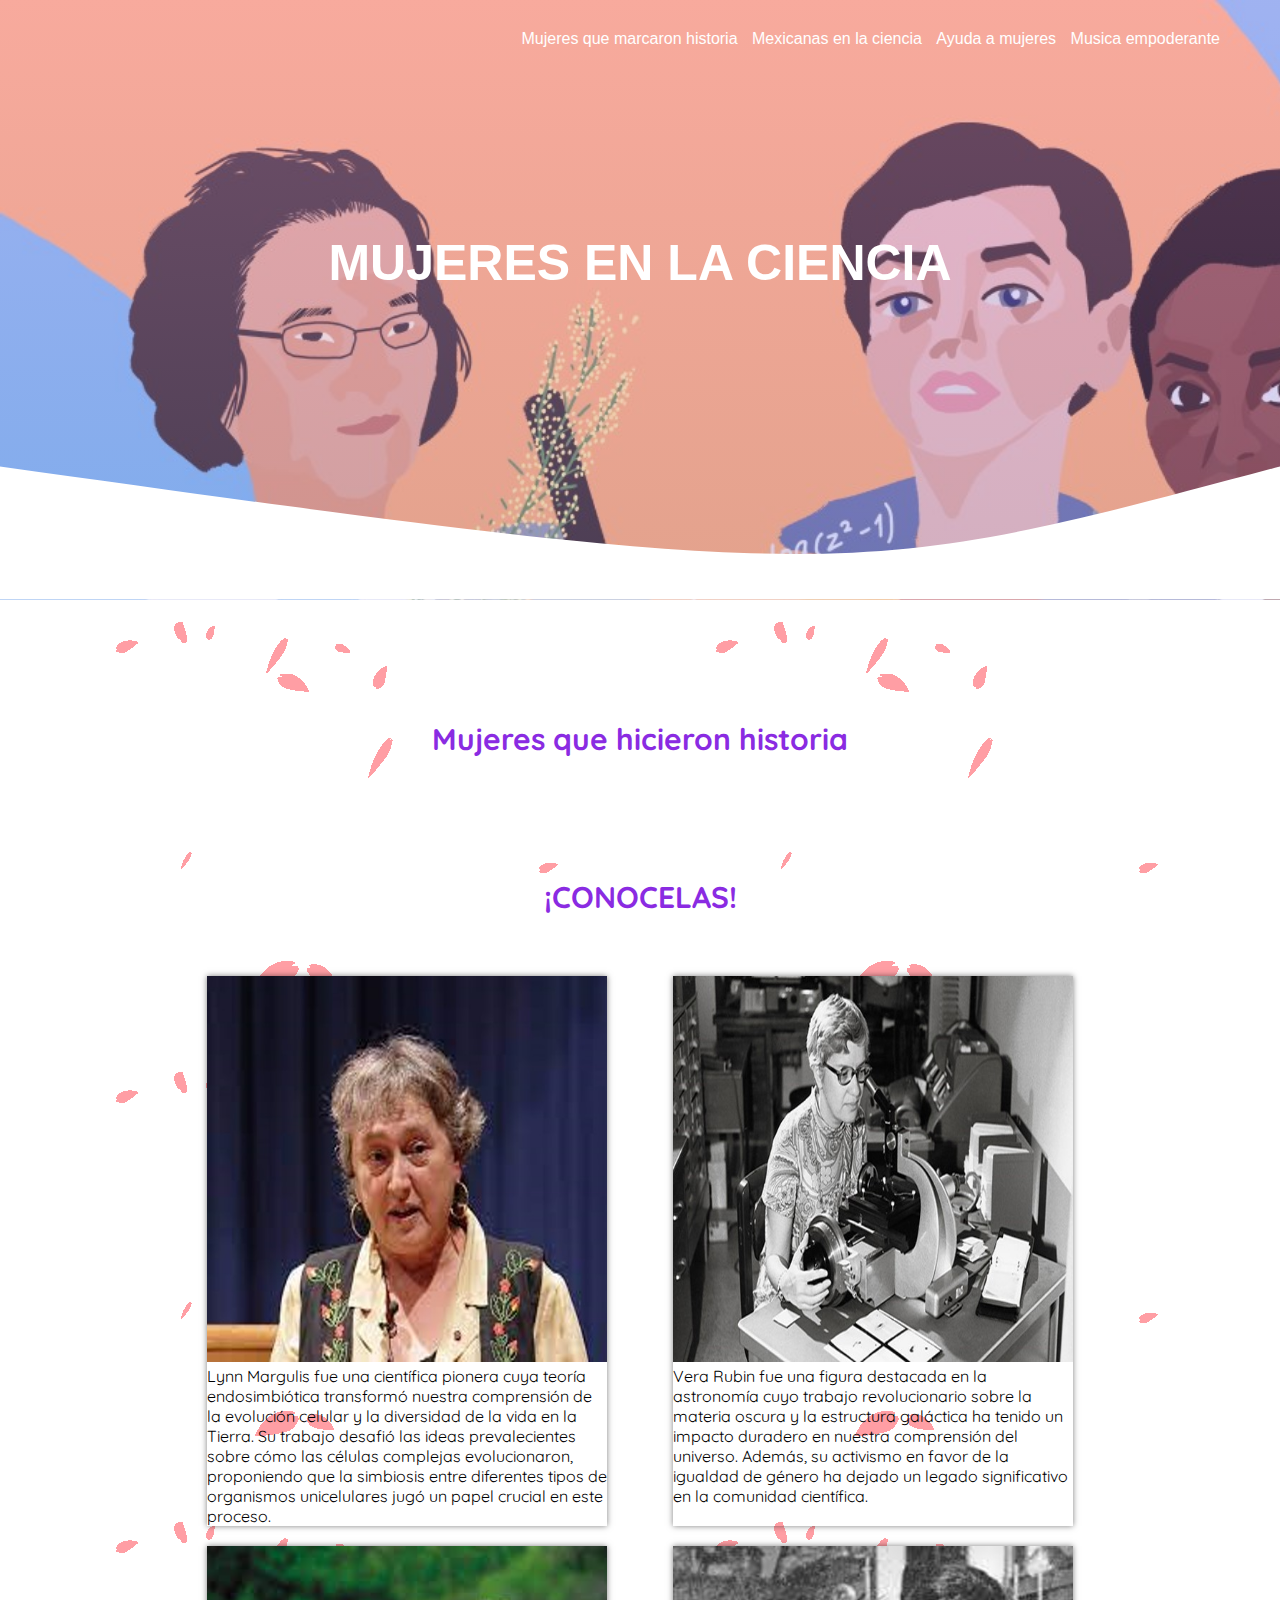
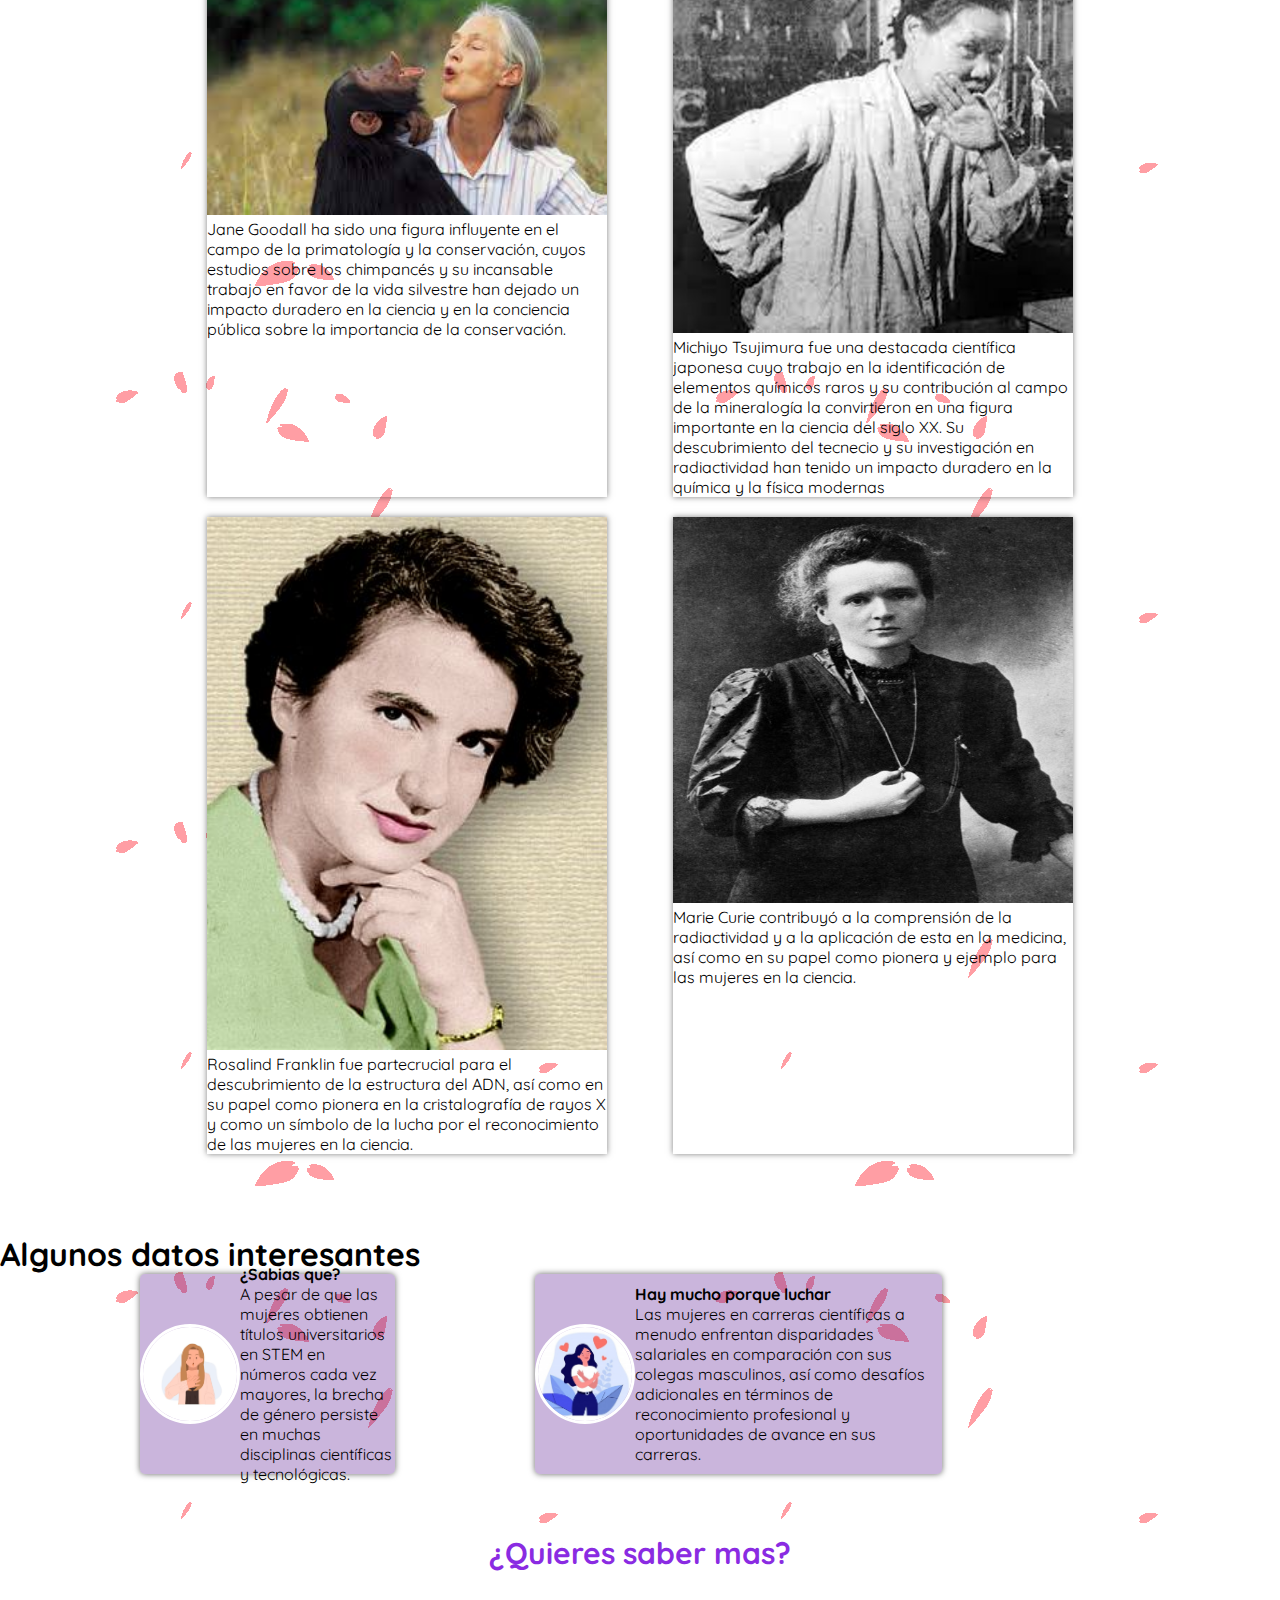
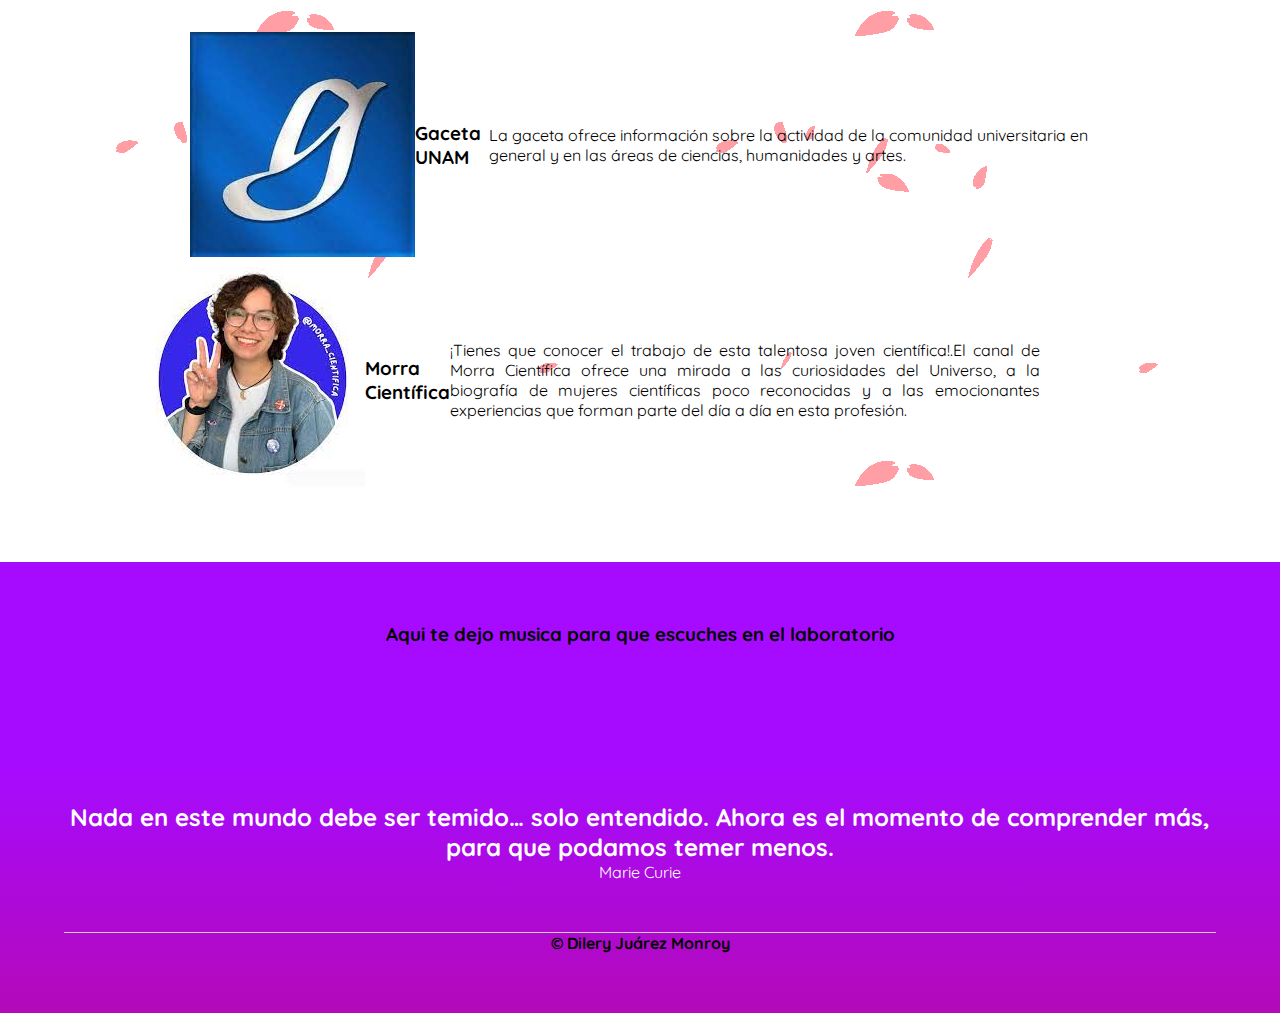
<file: index.html>
<!DOCTYPE html>
<html lang="es">

<head>
    <meta charset="UTF-8">
    <meta name="viewport" content="width=device-width, initial-scale=1.0">
    <title>Mujeres en la ciencia</title>
    <link rel="shortcut icon" href="imagenes/icono adn.png" type="image/x-icon">

    <link rel="preconnect" href="https://fonts.googleapis.com">
    <link rel="preconnect" href="https://fonts.gstatic.com" crossorigin>
    <link href="https://fonts.googleapis.com/css2?family=Quicksand:wght@300..700&display=swap" rel="stylesheet">
    <link rel="stylesheet" href="css/estilos.css">

</head>

<body>

    <header>
        <nav>
            <a href="index.HTML">Mujeres que marcaron historia</a>
            <a href="pagina2.html" target="_blank">Mexicanas en la ciencia</a>
            <a href="https://www.instagram.com/purpura_one/?hl=es" target="_blank">Ayuda a mujeres</a>
            <a href="https://open.spotify.com/playlist/0fBciu86soAjsO69EofXNm?si=ee0a30710d284fea"
                target="_blank">Musica empoderante</a>



        </nav>
        <section class="textos-header">
            <h1>MUJERES EN LA CIENCIA </h1>
        </section>
        <div class="wave" style="height: 200px; overflow: hidden;"><svg viewBox="0 0 500 150" preserveAspectRatio="none"
                style="height: 100%; width: 100%;">
                <path d="M-0.00,49.85 C332.61,139.27 333.18,135.33 500.00,49.85 L500.00,149.60 L-0.00,149.60 Z"
                    style="stroke: none; fill: rgb(255, 255, 255);"></path>
            </svg></div>
    </header>
    <main>
        <section class="contenedor sobre ellas"></section>
        <h2 class="titulo">Mujeres que hicieron historia</h2>
        </div>
        </section>
        <section class="CONOCELAS">
            <div class="contenedor">
                <h2 class="titulo">¡CONOCELAS!</h2>
                <div class="galeria-port">
                    <div class="imagen-port">
                        <img src="imagenes/margulis.jpg" alt="">
                        <p>Lynn Margulis fue una científica pionera cuya teoría endosimbiótica transformó nuestra
                            comprensión de la evolución celular y la diversidad de la vida en la Tierra. Su trabajo
                            desafió las ideas prevalecientes sobre cómo las células complejas evolucionaron, proponiendo
                            que la simbiosis entre diferentes tipos de organismos unicelulares jugó un papel crucial en
                            este proceso.</p>
                    </div>
                    <div class="imagen-port">
                        <img src="imagenes/vera rubin.jpg" alt="">
                        <p>Vera Rubin fue una figura destacada en la astronomía cuyo trabajo revolucionario sobre la
                            materia oscura y la estructura galáctica ha tenido un impacto duradero en nuestra
                            comprensión del universo. Además, su activismo en favor de la igualdad de género ha dejado
                            un legado significativo en la comunidad científica.</p>
                    </div>
                    <div class="imagen-port">
                        <img src="imagenes/jane.jpg" alt="">
                        <p>Jane Goodall ha sido una figura influyente en el campo de la primatología y la
                            conservación, cuyos estudios sobre los chimpancés y su incansable trabajo en favor de la
                            vida silvestre han dejado un impacto duradero en la ciencia y en la conciencia pública
                            sobre la importancia de la conservación.</p>
                    </div>
                    <div class="imagen-port">
                        <img src="imagenes/michiyo.jpg" alt="">
                        <p>Michiyo Tsujimura fue una destacada científica japonesa cuyo trabajo en la
                            identificación de elementos químicos raros y su contribución al campo de la
                            mineralogía la convirtieron en una figura importante en la ciencia del siglo XX.
                            Su descubrimiento del tecnecio y su investigación en radiactividad han tenido un
                            impacto duradero en la química y la física modernas</p>
                    </div>
                    <div class="imagen-port">
                        <img src="imagenes/rosalind.jpg" alt="">
                        <p>Rosalind Franklin fue partecrucial para el descubrimiento de la estructura del ADN, así como
                            en su papel como pionera en la cristalografía de rayos X y como un símbolo de la lucha por
                            el reconocimiento de las mujeres en la ciencia.</p>
                    </div>
                    <div class="imagen-port">
                        <img src="imagenes/maerie curie.jpg" alt="">
                        <p>Marie Curie contribuyó a la comprensión de la radiactividad y a la aplicación de esta en la
                            medicina, así como en su papel como pionera y ejemplo para las mujeres en la ciencia.</p>
                    </div>
                </div>
            </div>
            </div>




        </section>
        <section class="Datos curiosos">
            <h1>Algunos datos interesantes</h1>
            <div class="cards">
                <div class="card">
                    <img src="imagenes/dato curioso.png" alt="">
                    <div class="contenido-texto-card">
                        <h4>¿Sabias que?</h4>
                        <p>A pesar de que las mujeres obtienen títulos universitarios en STEM en números cada vez
                            mayores, la brecha de género persiste en muchas disciplinas científicas y tecnológicas.</p>
                    </div>
                </div>
                <div class="Datos curiosos">
                    <div class="cards">
                        <div class="card">
                            <img src="imagenes/feliz.jpg" alt="">
                            <div class="contenido-texto-card">
                                <h4>Hay mucho porque luchar</h4>
                                <p> Las mujeres en carreras científicas a menudo enfrentan disparidades salariales en
                                    comparación con sus colegas masculinos, así como desafíos adicionales en términos de
                                    reconocimiento profesional y oportunidades de avance en sus carreras.</p>
                            </div>
                        </div>
                    </div>

        </section>
        <section class="Sigue informandote"></section>
        <div class="contenedor">
            <h2 class="titulo"> ¿Quieres saber mas?</h2>
            <div class="servicio-cont">
                <img src="./imagenes/gaseta.jpg" alt="">
                <h3> Gaceta UNAM</h3>
                <P>La gaceta ofrece información sobre la actividad de la comunidad universitaria en general y en las
                    áreas de ciencias, humanidades y artes.</P>
            </div>
            <div class="servicio-cont2">
                <img src="./imagenes/morra.jpg" alt="">
                <h3> Morra Científica</h3>
                <P>¡Tienes que conocer el trabajo de esta talentosa joven científica!.El canal de Morra Científica
                    ofrece una mirada a las curiosidades del Universo, a la biografía de mujeres científicas poco
                    reconocidas y a las emocionantes experiencias que forman parte del día a día en esta profesión.</P>
            </div>
        </div>


    </main>
    <footer>
        <h3>Aqui te dejo musica para que escuches en el laboratorio</h3> <iframe style="border-radius:12px"
            src="https://open.spotify.com/embed/playlist/1ABdHC6YatyrAoS0nqdd4G?utm_source=generator" width="100%"
            height="152" frameBorder="0" allowfullscreen=""
            allow="autoplay; clipboard-write; encrypted-media; fullscreen; picture-in-picture" loading="lazy"></iframe>
        <div class="contenedor-footer">
            <div class="content-foo">
                <h2>Nada en este mundo debe ser temido… solo entendido. Ahora es el momento de comprender más, para que
                    podamos temer menos.</h2>
                <p>Marie Curie</p>
            </div>

        </div>
        <h4 class="Titulo final">&copy; Dilery Juárez Monroy </h4>
    </footer>




</body>

</html>
</file>
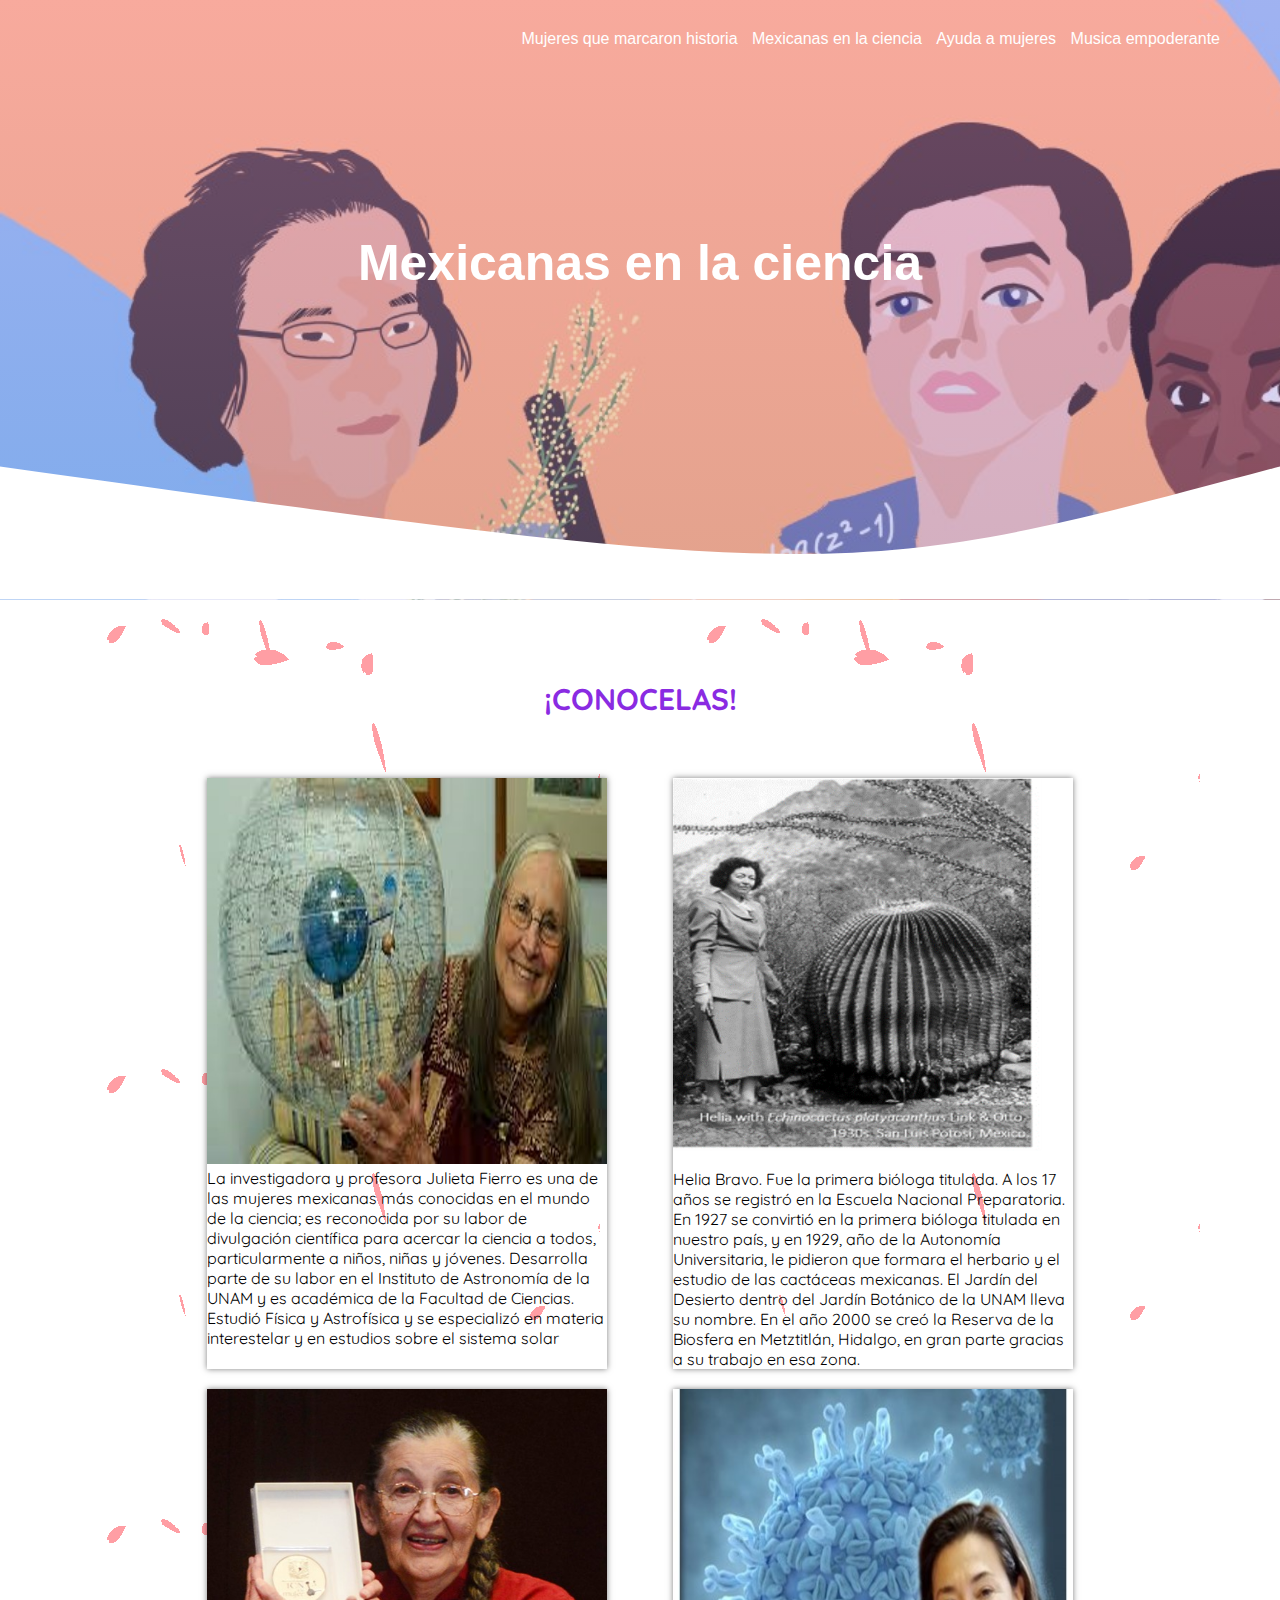
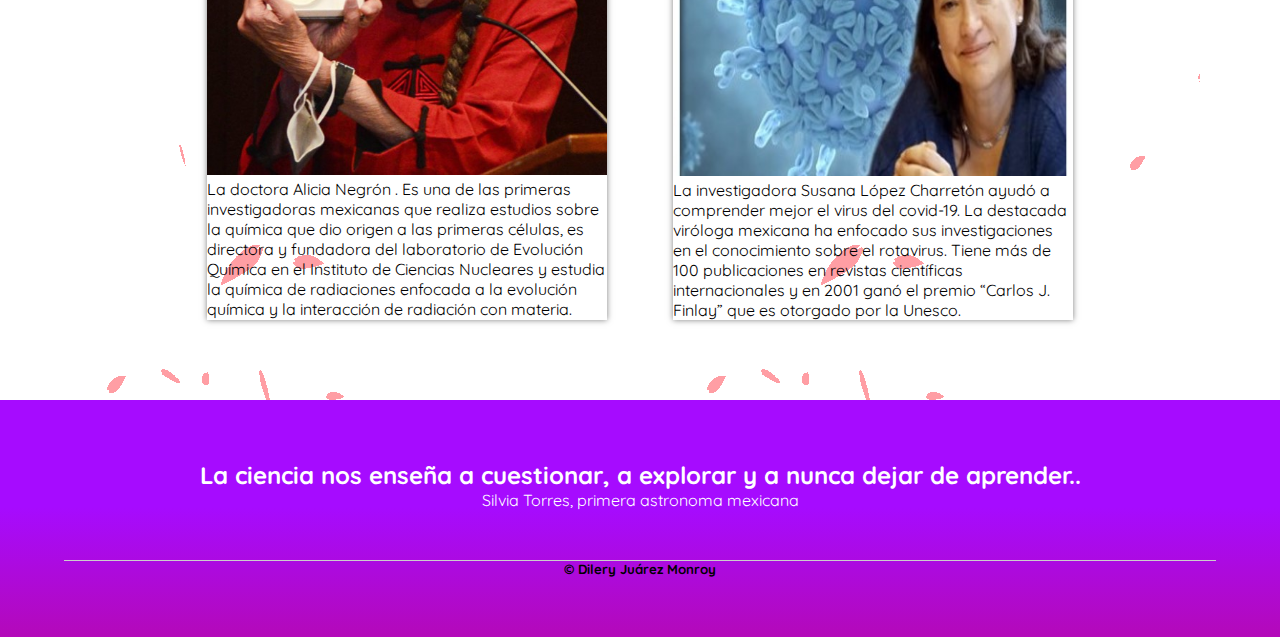
<file: pagina2.html>
<!DOCTYPE html>
<html lang="es">

<head>
    <meta charset="UTF-8">
    <meta name="viewport" content="width=device-width, initial-scale=1.0">
    <title>Mexicanas en la ciencia</title>
    <link rel="shortcut icon" href="imagenes/icono adn.png" type="image/x-icon">

    <link rel="preconnect" href="https://fonts.googleapis.com">
    <link rel="preconnect" href="https://fonts.gstatic.com" crossorigin>
    <link href="https://fonts.googleapis.com/css2?family=Quicksand:wght@300..700&display=swap" rel="stylesheet">
    <link rel="stylesheet" href="css/estilos.css">

</head>

<body>

    <header>
        <nav>
            <a href="index.HTML">Mujeres que marcaron historia</a>
            <a href="pagina2.html" target="_blank">Mexicanas en la ciencia</a>
            <a href="https://www.instagram.com/purpura_one/?hl=es" target="_blank">Ayuda a mujeres</a>
            <a href="https://open.spotify.com/playlist/0fBciu86soAjsO69EofXNm?si=ee0a30710d284fea"
                target="_blank">Musica empoderante</a>



        </nav>
        <section class="textos-header">
            <h1>Mexicanas en la ciencia </h1>
        </section>
        <div class="wave" style="height: 200px; overflow: hidden;"><svg viewBox="0 0 500 150" preserveAspectRatio="none"
                style="height: 100%; width: 100%;">
                <path d="M-0.00,49.85 C332.61,139.27 333.18,135.33 500.00,49.85 L500.00,149.60 L-0.00,149.60 Z"
                    style="stroke: none; fill: rgb(255, 255, 255);"></path>
            </svg></div>
    </header>
    <div class="imagen-port">
        <main>
    </div>
    </section>
    <section class="CONOCELAS">
        <div class="contenedor">
            <h2 class="titulo">¡CONOCELAS!</h2>
            <div class="galeria-port">

                <div class="imagen-port">
                    <img src="imagenes/julieta fierro.jpg" alt="">
                    <p>La investigadora y profesora Julieta Fierro es una de las mujeres mexicanas más conocidas en el
                        mundo
                        de la ciencia; es reconocida por su labor de divulgación científica para acercar la ciencia a
                        todos,
                        particularmente a niños, niñas y jóvenes.

                        Desarrolla parte de su labor en el Instituto de Astronomía de la UNAM y es académica de la
                        Facultad
                        de Ciencias. Estudió Física y Astrofísica y se especializó en materia interestelar y en estudios
                        sobre el sistema solar </p>
                </div>
                <div class="imagen-port">
                    <img src="imagenes/helia bravo 2.png" alt="">
                    <p>Helia Bravo. Fue la primera bióloga titulada. A los 17 años se registró en la Escuela Nacional
                        Preparatoria.
                        En
                        1927 se convirtió en la primera bióloga titulada en nuestro país, y en 1929, año de la Autonomía
                        Universitaria, le pidieron que formara el herbario y el estudio de las cactáceas mexicanas. El
                        Jardín del Desierto dentro del Jardín Botánico de la UNAM lleva su nombre. En el año 2000 se
                        creó la
                        Reserva de la Biosfera en Metztitlán, Hidalgo, en gran parte gracias a su trabajo en esa zona.
                    </p>
                </div>
                <div class="imagen-port">
                    <img src="imagenes/alicia negron.jpg" alt="">
                    <p>La doctora Alicia Negrón . Es una de las primeras investigadoras mexicanas que realiza estudios
                        sobre la
                        química que dio origen a las primeras células, es directora y fundadora del laboratorio de
                        Evolución Química
                        en el Instituto de Ciencias Nucleares y estudia la química de radiaciones enfocada a la
                        evolución química y
                        la interacción de radiación con materia.</p>
                </div>
                <div class="imagen-port">
                    <img src="imagenes/et_susanalopez.jpg" alt="">
                    <p>La investigadora Susana López Charretón ayudó a comprender mejor el virus del covid-19. La
                        destacada viróloga
                        mexicana ha enfocado sus investigaciones en el conocimiento sobre el rotavirus. Tiene más de 100
                        publicaciones en revistas científicas internacionales y en 2001 ganó el premio “Carlos J.
                        Finlay” que es
                        otorgado por la Unesco.
                    </p>
                </div>
            </div>
        </div>

        <footer>

            <div class="contenedor-footer">
                <div class="content-foo">
                    <h2>La ciencia nos enseña a cuestionar, a explorar y a nunca dejar de aprender..</h2>
                    <p>Silvia Torres, primera astronoma mexicana</p>
                </div>

            </div>
            <h5 class="Titulo final">&copy; Dilery Juárez Monroy </h5>
        </footer>
</file>
<file: css/estilos.css>
* {
    margin: 0;
    padding: 0;
    box-sizing: border-box;
}

body {
    font-family: "Quicksand", sans-serif;
    font-optical-sizing: auto;
    font-style: normal;
    background-image: url("/imagenes/1.gif");

}

.contenedor {
    padding: 60px 0;
    width: 90%;
    max-width: 1000px;
    margin: auto;
    overflow: hidden;

}

.titulo {
    color: blueviolet;
    font-size: 30px;
    text-align: center;
    margin-bottom: 60px;

}

/* Header */
header {
    width: 100%;
    height: 600px;
    background: #4568DC;
    /* fallback for old browsers */
    background: -webkit-linear-gradient(to bottom, #fcacff4f, #4568dc2c), url(../imagenes/banner.jpg);
    /* Chrome 10-25, Safari 5.1-6 */
    background: linear-gradient(to bottom, #fcacff4f, #4568dc2c), url(../imagenes/banner.jpg);
    /* W3C, IE 10+/ Edge, Firefox 16+, Chrome 26+, Opera 12+, Safari 7+ */
    background-size: cover;
    background-attachment: fixed;
    position: relative;
    font-family: 'Lucida Sans', 'Lucida Sans Regular', 'Lucida Grande', 'Lucida Sans Unicode', Geneva, Verdana, sans-serif
}

nav {
    text-align: right;
    padding: 30px 50px 0 0;
}

nav>a {
    color: #fff;
    font-weight: 300;
    text-decoration: none;
    font-size: 16px;
    margin-right: 10px;
}

nav>a:hover {
    text-decoration: underline;
}

header .textos-header {
    display: flex;
    height: 430px;
    width: 100%;
    align-items: center;
    justify-content: center;
    flex-direction: column;
    text-align: center;

}

.textos-header h1,
.textos-header h2 {
    font-size: 50px;
    color: #ffffff;
    font-family: "Lucida Sans", "Lucida Sans Regular", "Lucida Grande",
        "Lucida Sans Unicode", Geneva, Verdana, sans-serif;
}

.wave {
    position: absolute;
    bottom: 0;
    width: 100%;

}

/* sobre ellas */
.contenedor-sobre-ellas {
    display: flex;
    justify-content: space-evenly;

}

.contenedor-sobre-ellas .contenido-textos {

    width: 48%;

}

.contenido-textos h3 {
    margin-bottom: 15px;
}

.contenido-textos h3 span {
    background: #4d0688;
    color: #fff;
    border-radius: 50%;
    display: inline-block;
    text-align: center;
    width: 10%;
    height: 30px;
    padding: 2px;
    box-shadow: 0 0 6px rgba(0, 0, 0, 0.5);
    margin-right: 5px;
}

.contenido-textos {
    padding: 0px 0px 30px 15px;
    font-weight: 300;
    text-align: justify;
}


/* galeria */
.conocelas {
    background: #f2f2f2;
}

.galeria-port {
    display: flex;
    justify-content: space-evenly;
    flex-wrap: wrap;
}

.imagen-port {
    width: 40%;
    margin-bottom: 20px;
    overflow: hidden;
    position: relative;
    cursor: pointer;
    box-shadow: 0 0 6px rgba(0, 0, 0, 0.5);
}

.imagen-port>img {

    width: 100%;
    height: auto;
    object-fit: cover;

}

/* datos curiosos */

.cards {
    display: flex;
    justify-content: flex-start;
}

.cards .card {
    background: #4d06884c;
    display: flex;
    width: 46%;
    height: 200px;
    align-items: center;
    justify-content: space-evenly;
    border-radius: 5px;
    box-shadow: 0 0 6px rgba(0, 0, 0, 0.6);
    margin-left: 140px;
}

.cards .card img {
    width: 100px;
    height: 100px;
    object-fit: cover;
    border: 3px solid #fff;
    border-radius: 50%;


}

.cards .card>img.contenido-texto-card {
    color: #fff;
    width: 60%;
}


/* sigue informandote */
.servicio-cont,
.servicio-cont2 {
    display: flex;
    justify-content: space-between;
    align-items: center;
    width: 90%;
    margin: auto;
}

.servicio-cont2 {
    text-align: justify;
    color: #000000;
    margin: 10px 0;
}


/*foooter */
footer {
    background: rgba(166, 39, 239, 0.419);
    background: linear-gradient(0deg, rgb(180, 9, 185) 0%, rgb(166, 11, 255) 55%);
    padding: 60px 0;
    margin: auto;
    overflow: hidden;
    text-align: center;
}

.contenedor-footer {
    display: flex;
    width: 90%;
    justify-content: space-evenly;
    margin: auto;
    padding-bottom: 50px;
    border-bottom: 1px solid #ccc;
}

.content-foo h2,
.content-foo p {
    color: #fff;
    text-align: center;
}


.titulo-final {
    font-size: 10px;
    margin-top: 20px;
    color: #94e979;
    text-align: center;
}
</file>
